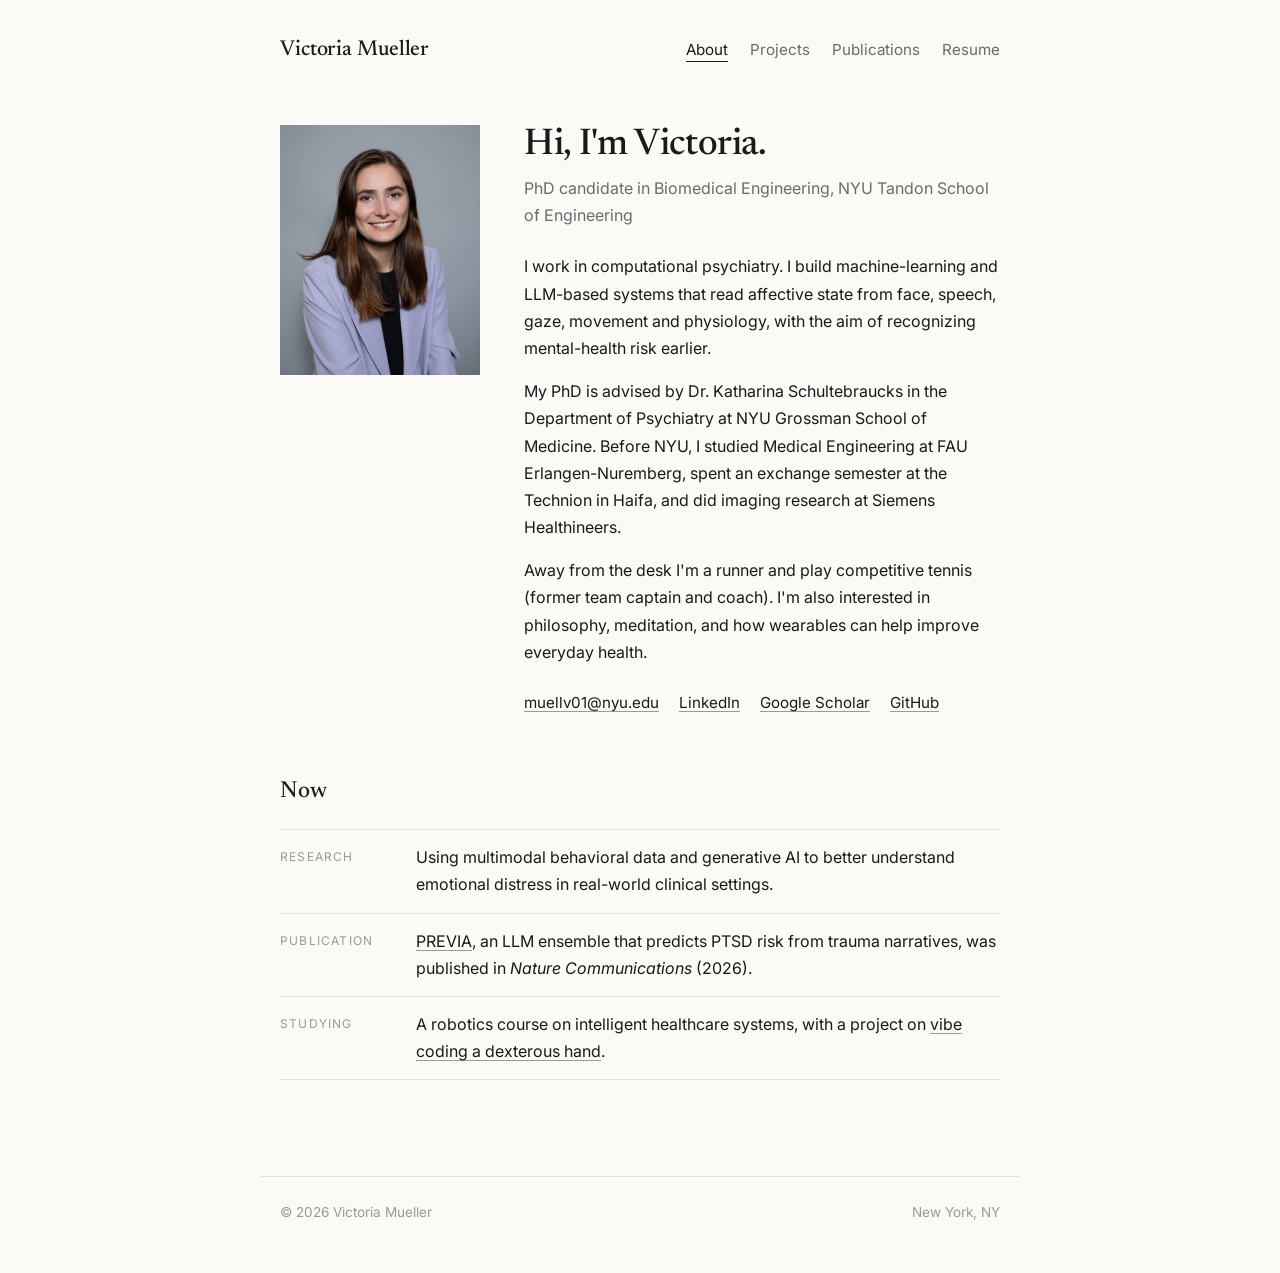
<file: index.html>
<!doctype html>
<html lang="en">
<head>
<meta charset="utf-8">
<meta name="viewport" content="width=device-width, initial-scale=1">
<title>Victoria Mueller</title>
<meta name="description" content="Victoria Mueller — PhD candidate in Biomedical Engineering at NYU Tandon School of Engineering, working on computational psychiatry and machine learning.">
<link rel="preconnect" href="https://fonts.googleapis.com">
<link rel="preconnect" href="https://fonts.gstatic.com" crossorigin>
<link href="https://fonts.googleapis.com/css2?family=Inter:wght@400;500;600&family=Newsreader:opsz,wght@6..72,400;6..72,500&display=swap" rel="stylesheet">
<link rel="stylesheet" href="style.css">
</head>
<body>
  <header class="site-header">
    <div class="wrap">
      <a class="site-name" href="index.html">Victoria Mueller</a>
      <nav class="site-nav">
        <a href="index.html" aria-current="page">About</a>
        <a href="projects.html">Projects</a>
        <a href="publications.html">Publications</a>
        <a href="resume.html">Resume</a>
      </nav>
    </div>
  </header>

  <main class="wrap">
    <div class="about">
      <div class="portrait">
        <span aria-hidden="true">VM</span>
        <!-- Save your photo as images/photo.jpg and it replaces the initials -->
        <img src="images/photo.jpg" alt="Portrait of Victoria Mueller" onerror="this.remove()">
      </div>
      <div>
        <h1>Hi, I'm Victoria.</h1>
        <p class="role">PhD candidate in Biomedical Engineering, NYU Tandon School of Engineering</p>
        <p>I work in computational psychiatry. I build machine-learning and LLM-based systems that read affective state from face, speech, gaze, movement and physiology, with the aim of recognizing mental-health risk earlier.</p>
        <p>My PhD is advised by Dr. Katharina Schultebraucks in the Department of Psychiatry at NYU Grossman School of Medicine. Before NYU, I studied Medical Engineering at FAU Erlangen-Nuremberg, spent an exchange semester at the Technion in Haifa, and did imaging research at Siemens Healthineers.</p>
        <p>Away from the desk I'm a runner and play competitive tennis (former team captain and coach). I'm also interested in philosophy, meditation, and how wearables can help improve everyday health.</p>
        <div class="about-links">
          <a href="mailto:muellv01@nyu.edu">muellv01@nyu.edu</a>
          <a href="https://www.linkedin.com/in/victoria-Mueller-114929235/" target="_blank" rel="noopener">LinkedIn</a>
          <a href="https://scholar.google.com/citations?user=6Rv_WroAAAAJ" target="_blank" rel="noopener">Google Scholar</a>
          <a href="https://github.com/VictoriaMuellerNYU" target="_blank" rel="noopener">GitHub</a>
        </div>
      </div>
    </div>

    <h2>Now</h2>
    <ul class="now">
      <li><span class="label">Research</span><span>Using multimodal behavioral data and generative AI to better understand emotional distress in real-world clinical settings.</span></li>
      <li><span class="label">Publication</span><span><a href="https://www.nature.com/articles/s41467-026-78768-3" target="_blank" rel="noopener">PREVIA</a>, an LLM ensemble that predicts PTSD risk from trauma narratives, was published in <em>Nature Communications</em> (2026).</span></li>
      <li><span class="label">Studying</span><span>A robotics course on intelligent healthcare systems, with a project on <a href="projects.html#coursework">vibe coding a dexterous hand</a>.</span></li>
    </ul>
  </main>

  <footer class="site-footer">
    <div class="wrap">
      <span>© 2026 Victoria Mueller</span>
      <span>New York, NY</span>
    </div>
  </footer>
</body>
</html>
</file>
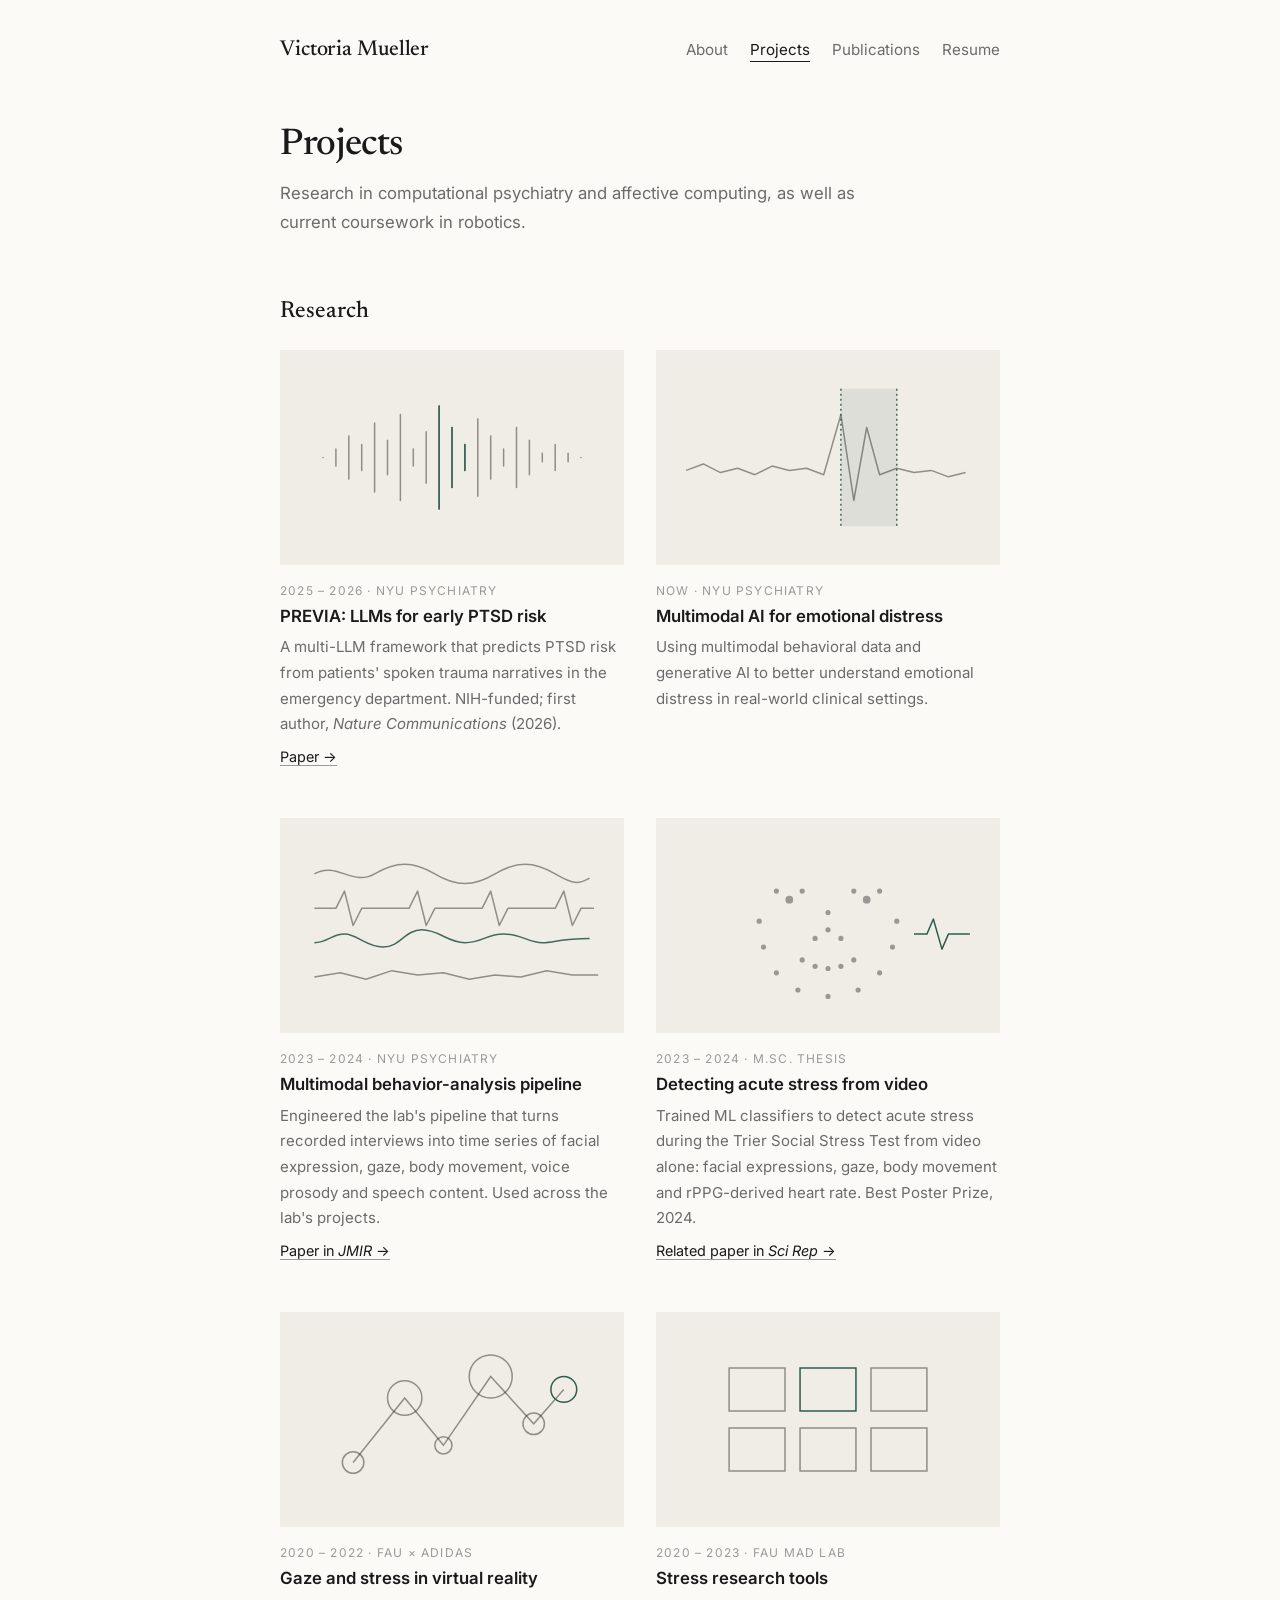
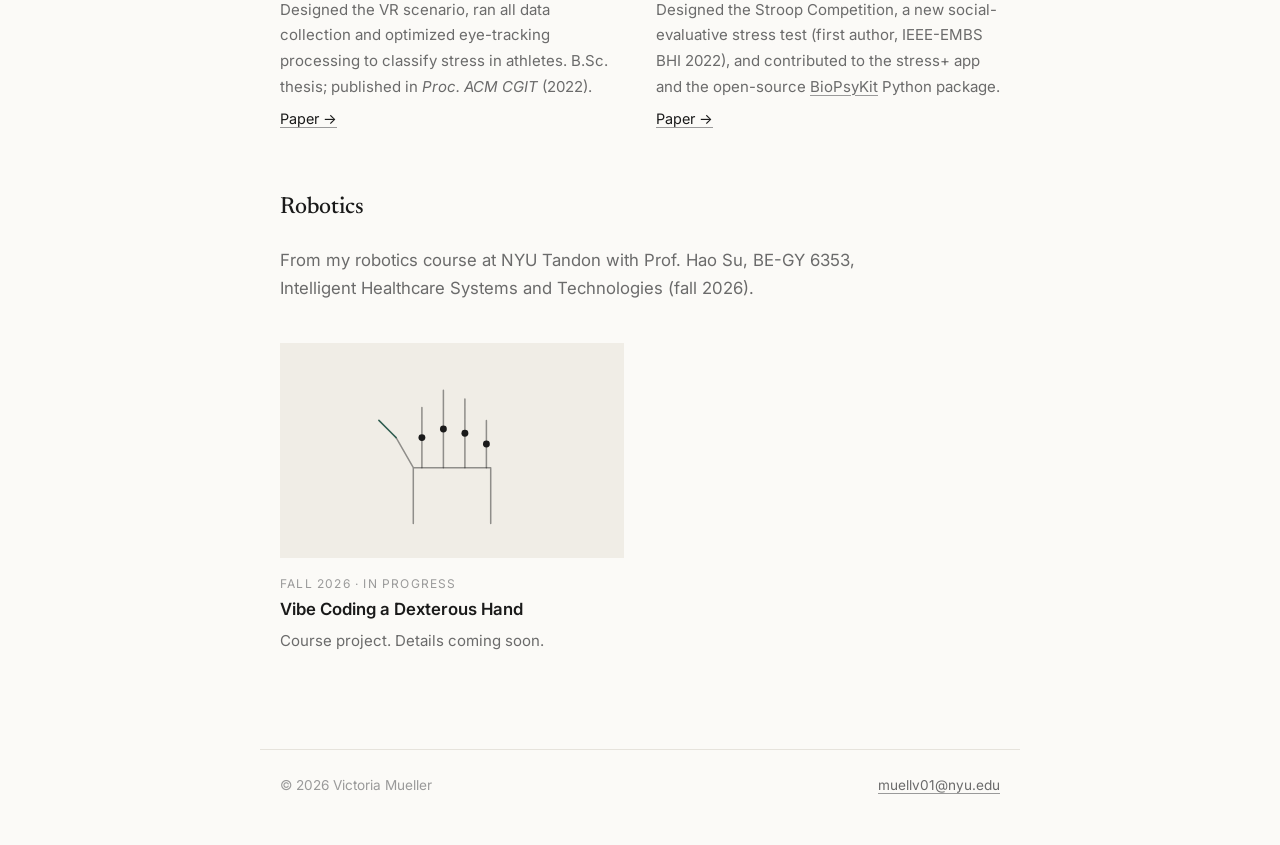
<file: projects.html>
<!doctype html>
<html lang="en">
<head>
<meta charset="utf-8">
<meta name="viewport" content="width=device-width, initial-scale=1">
<title>Projects · Victoria Mueller</title>
<meta name="description" content="Research and course projects by Victoria Mueller.">
<link rel="preconnect" href="https://fonts.googleapis.com">
<link rel="preconnect" href="https://fonts.gstatic.com" crossorigin>
<link href="https://fonts.googleapis.com/css2?family=Inter:wght@400;500;600&family=Newsreader:opsz,wght@6..72,400;6..72,500&display=swap" rel="stylesheet">
<link rel="stylesheet" href="style.css">
</head>
<body>
  <header class="site-header">
    <div class="wrap">
      <a class="site-name" href="index.html">Victoria Mueller</a>
      <nav class="site-nav">
        <a href="index.html">About</a>
        <a href="projects.html" aria-current="page">Projects</a>
        <a href="publications.html">Publications</a>
        <a href="resume.html">Resume</a>
      </nav>
    </div>
  </header>

  <main class="wrap">
    <h1>Projects</h1>
    <p class="intro">Research in computational psychiatry and affective computing, as well as current coursework in robotics.</p>

    <h2 id="research">Research</h2>
    <div class="projects">

      <article class="project">
        <div class="cover" aria-hidden="true">
          <svg viewBox="0 0 160 100" preserveAspectRatio="xMidYMid slice" fill="none" stroke="#1a1a1a" stroke-opacity=".45" stroke-width="1.5" stroke-linecap="round">
            <path d="M20 50v0M26 46v8M32 40v20M38 44v12M44 34v32M50 42v16M56 30v40M62 46v8M68 38v24M74 26v48M80 36v28M86 44v12M92 32v36M98 40v20M104 46v8M110 36v28M116 42v16M122 48v4M128 44v12M134 48v4M140 50v0"/>
            <path d="M74 26v48M80 36v28M86 44v12" stroke="#2f5d50" stroke-opacity="1"/>
          </svg>
        </div>
        <span class="label">2025 – 2026 · NYU Psychiatry</span>
        <h3>PREVIA: LLMs for early PTSD risk</h3>
        <p>A multi-LLM framework that predicts PTSD risk from patients' spoken trauma narratives in the emergency department. NIH-funded; first author, <em>Nature Communications</em> (2026).</p>
        <a class="more" href="https://www.nature.com/articles/s41467-026-78768-3" target="_blank" rel="noopener">Paper →</a>
      </article>

      <article class="project">
        <div class="cover" aria-hidden="true">
          <svg viewBox="0 0 160 100" preserveAspectRatio="xMidYMid slice" fill="none" stroke="#1a1a1a" stroke-opacity=".45" stroke-width="1.5" stroke-linejoin="round">
            <rect x="86" y="18" width="26" height="64" fill="#2f5d50" fill-opacity=".1" stroke="none"/>
            <path d="M14 56l8-3 8 4 8-2 8 3 8-4 8 2 8-1 8 3 8-28 6 40 6-34 6 22 8-3 8 2 8-1 8 3 8-2"/>
            <path d="M86 18v64M112 18v64" stroke="#2f5d50" stroke-opacity=".9" stroke-dasharray="2 3"/>
          </svg>
        </div>
        <span class="label">Now · NYU Psychiatry</span>
        <h3>Multimodal AI for emotional distress</h3>
        <p>Using multimodal behavioral data and generative AI to better understand emotional distress in real-world clinical settings.</p>
      </article>

      <article class="project">
        <div class="cover" aria-hidden="true">
          <svg viewBox="0 0 160 100" preserveAspectRatio="xMidYMid slice" fill="none" stroke="#1a1a1a" stroke-opacity=".45" stroke-width="1.5" stroke-linejoin="round">
            <path d="M16 26c10-6 18 6 28 0s18-6 28 0 18 6 28 0 18-6 28 0 12 4 16 2"/>
            <path d="M16 42l10 0 4-8 4 16 4-8 22 0 4-8 4 16 4-8 22 0 4-8 4 16 4-8 22 0 4-8 4 16 4-8 6 0"/>
            <path d="M16 58c6 0 8-4 14-4s10 6 18 6 10-8 18-8 12 6 20 6 10-4 18-4 12 4 18 4 8-2 22-2" stroke="#2f5d50" stroke-opacity=".9"/>
            <path d="M16 74l12-2 12 3 12-4 12 2 12-1 12 3 12-2 12 1 12-3 12 2 12 0"/>
          </svg>
        </div>
        <span class="label">2023 – 2024 · NYU Psychiatry</span>
        <h3>Multimodal behavior-analysis pipeline</h3>
        <p>Engineered the lab's pipeline that turns recorded interviews into time series of facial expression, gaze, body movement, voice prosody and speech content. Used across the lab's projects.</p>
        <a class="more" href="https://www.jmir.org/2026/1/e87049" target="_blank" rel="noopener">Paper in <em>JMIR</em> →</a>
      </article>

      <article class="project">
        <div class="cover" aria-hidden="true">
          <svg viewBox="0 0 160 100" preserveAspectRatio="xMidYMid slice" fill="#1a1a1a" fill-opacity=".4" stroke="none">
            <circle cx="62" cy="38" r="1.8"/><circle cx="98" cy="38" r="1.8"/>
            <circle cx="56" cy="34" r="1.2"/><circle cx="68" cy="34" r="1.2"/><circle cx="92" cy="34" r="1.2"/><circle cx="104" cy="34" r="1.2"/>
            <circle cx="80" cy="44" r="1.2"/><circle cx="80" cy="52" r="1.2"/><circle cx="74" cy="56" r="1.2"/><circle cx="86" cy="56" r="1.2"/>
            <circle cx="68" cy="66" r="1.2"/><circle cx="74" cy="69" r="1.2"/><circle cx="80" cy="70" r="1.2"/><circle cx="86" cy="69" r="1.2"/><circle cx="92" cy="66" r="1.2"/>
            <circle cx="48" cy="48" r="1.2"/><circle cx="50" cy="60" r="1.2"/><circle cx="56" cy="72" r="1.2"/><circle cx="66" cy="80" r="1.2"/><circle cx="80" cy="83" r="1.2"/><circle cx="94" cy="80" r="1.2"/><circle cx="104" cy="72" r="1.2"/><circle cx="110" cy="60" r="1.2"/><circle cx="112" cy="48" r="1.2"/>
            <path d="M120 54h6l3-7 4 14 3-7h10" fill="none" stroke="#2f5d50" stroke-width="1.5" stroke-linejoin="round"/>
          </svg>
        </div>
        <span class="label">2023 – 2024 · M.Sc. thesis</span>
        <h3>Detecting acute stress from video</h3>
        <p>Trained ML classifiers to detect acute stress during the Trier Social Stress Test from video alone: facial expressions, gaze, body movement and rPPG-derived heart rate. Best Poster Prize, 2024.</p>
        <a class="more" href="https://doi.org/10.1038/s41598-024-59043-1" target="_blank" rel="noopener">Related paper in <em>Sci Rep</em> →</a>
      </article>

      <article class="project">
        <div class="cover" aria-hidden="true">
          <svg viewBox="0 0 160 100" preserveAspectRatio="xMidYMid slice" fill="none" stroke="#1a1a1a" stroke-opacity=".45" stroke-width="1.5">
            <path d="M34 70L58 40 76 62 98 30 118 52 132 36"/>
            <circle cx="34" cy="70" r="5"/><circle cx="58" cy="40" r="8"/><circle cx="76" cy="62" r="4"/><circle cx="98" cy="30" r="10"/><circle cx="118" cy="52" r="5"/>
            <circle cx="132" cy="36" r="6" stroke="#2f5d50" stroke-opacity="1"/>
          </svg>
        </div>
        <span class="label">2020 – 2022 · FAU × adidas</span>
        <h3>Gaze and stress in virtual reality</h3>
        <p>Designed the VR scenario, ran all data collection and optimized eye-tracking processing to classify stress in athletes. B.Sc. thesis; published in <em>Proc. ACM CGIT</em> (2022).</p>
        <a class="more" href="https://doi.org/10.1145/3530796" target="_blank" rel="noopener">Paper →</a>
      </article>

      <article class="project">
        <div class="cover" aria-hidden="true">
          <svg viewBox="0 0 160 100" preserveAspectRatio="xMidYMid slice" fill="none" stroke="#1a1a1a" stroke-opacity=".45" stroke-width="1.5">
            <rect x="34" y="26" width="26" height="20"/><rect x="67" y="26" width="26" height="20" stroke="#2f5d50" stroke-opacity="1"/><rect x="100" y="26" width="26" height="20"/>
            <rect x="34" y="54" width="26" height="20"/><rect x="67" y="54" width="26" height="20"/><rect x="100" y="54" width="26" height="20"/>
          </svg>
        </div>
        <span class="label">2020 – 2023 · FAU MaD Lab</span>
        <h3>Stress research tools</h3>
        <p>Designed the Stroop Competition, a new social-evaluative stress test (first author, IEEE-EMBS BHI 2022), and contributed to the stress+ app and the open-source <a href="https://github.com/mad-lab-fau/BioPsyKit" target="_blank" rel="noopener">BioPsyKit</a> Python package.</p>
        <a class="more" href="https://ieeexplore.ieee.org/abstract/document/9926835" target="_blank" rel="noopener">Paper →</a>
      </article>
    </div>

    <h2 id="coursework">Robotics</h2>
    <p class="intro">From my robotics course at NYU Tandon with Prof. Hao Su, BE-GY 6353, Intelligent Healthcare Systems and Technologies (fall 2026).</p>
    <div class="projects">
      <article class="project">
        <div class="cover" aria-hidden="true">
          <svg viewBox="0 0 160 100" preserveAspectRatio="xMidYMid slice" fill="none" stroke="#1a1a1a" stroke-opacity=".45" stroke-width="1.5" stroke-linecap="round" stroke-linejoin="round">
            <path d="M62 84V58l-8-14M62 58h36v26"/>
            <path d="M66 58V30M76 58V22M86 58V26M96 58V36"/>
            <circle cx="66" cy="44" r="1.6" fill="#1a1a1a" stroke="none"/><circle cx="76" cy="40" r="1.6" fill="#1a1a1a" stroke="none"/><circle cx="86" cy="42" r="1.6" fill="#1a1a1a" stroke="none"/><circle cx="96" cy="47" r="1.6" fill="#1a1a1a" stroke="none"/>
            <path d="M54 44l-8-8" stroke="#2f5d50" stroke-opacity="1"/>
          </svg>
        </div>
        <span class="label">Fall 2026 · In progress</span>
        <h3>Vibe Coding a Dexterous Hand</h3>
        <p>Course project. Details coming soon.</p>
      </article>
    </div>
  </main>

  <footer class="site-footer">
    <div class="wrap">
      <span>© 2026 Victoria Mueller</span>
      <a href="mailto:muellv01@nyu.edu">muellv01@nyu.edu</a>
    </div>
  </footer>
</body>
</html>
</file>
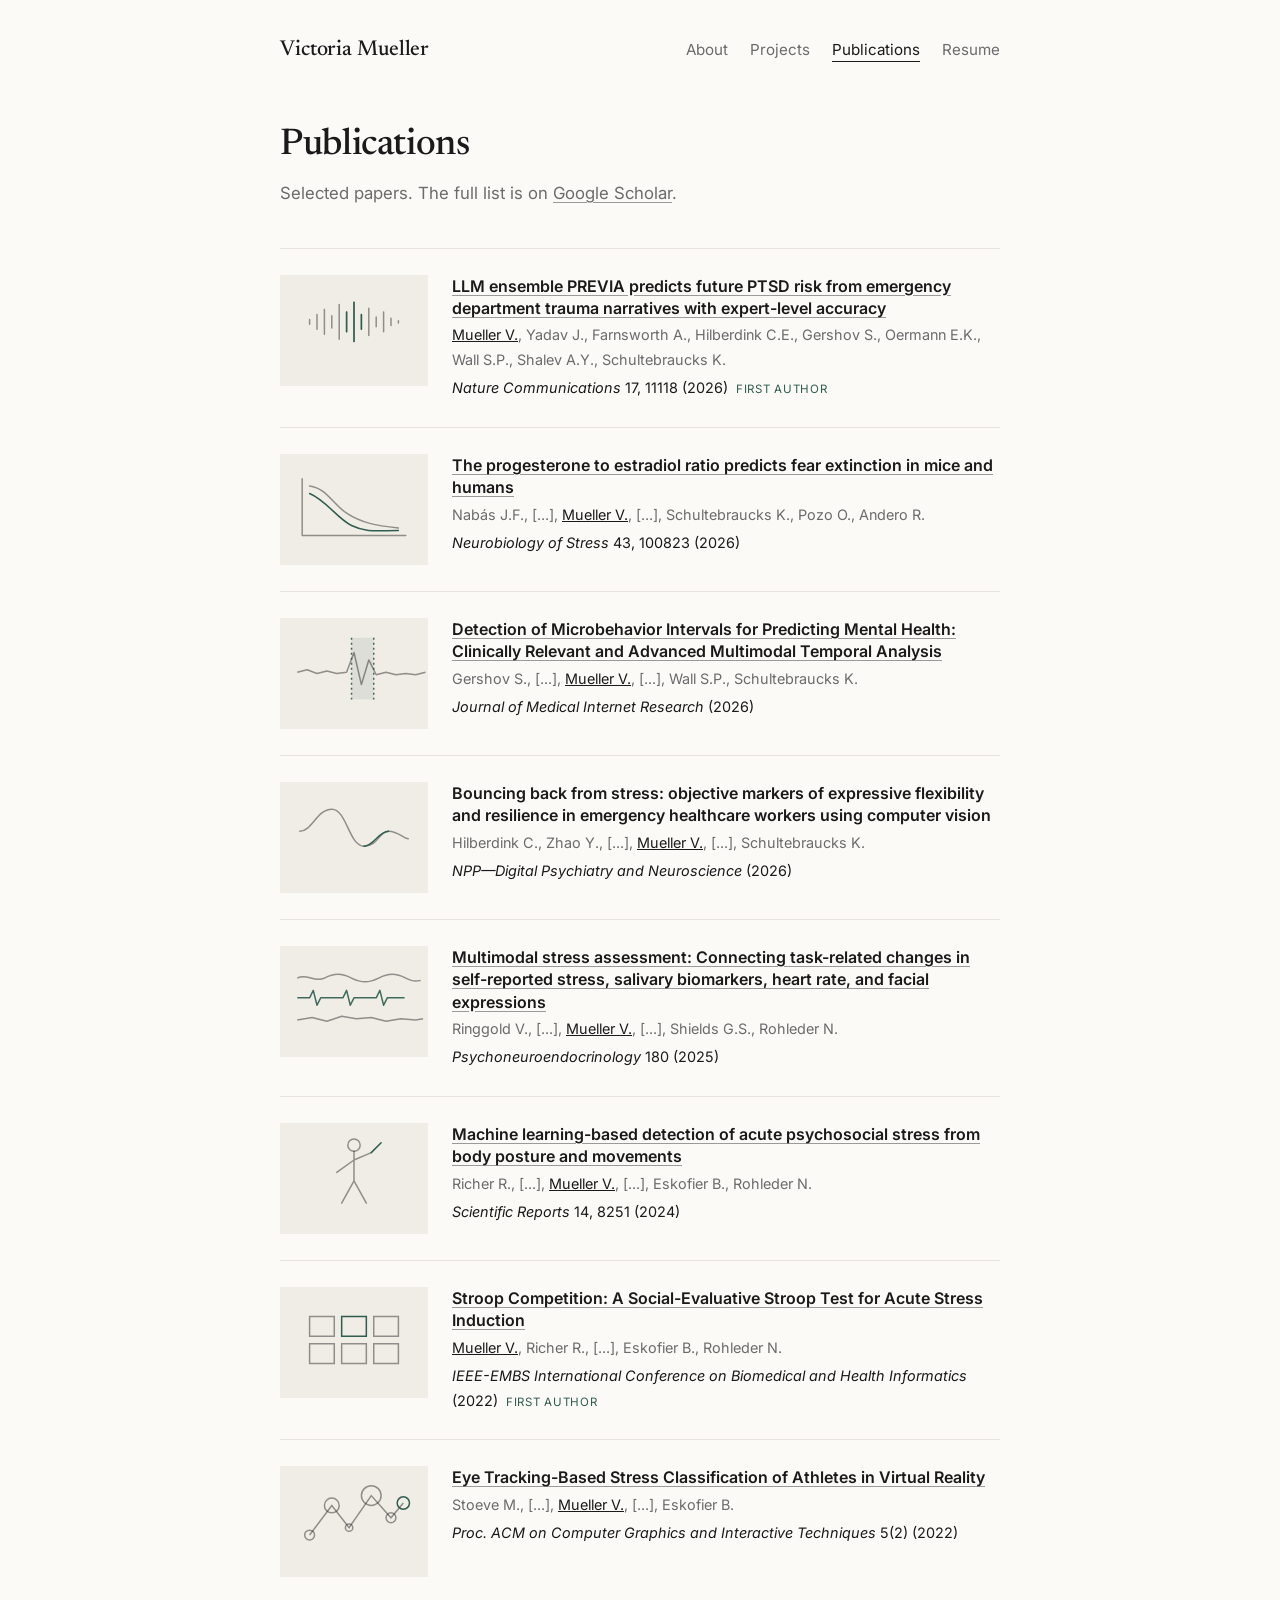
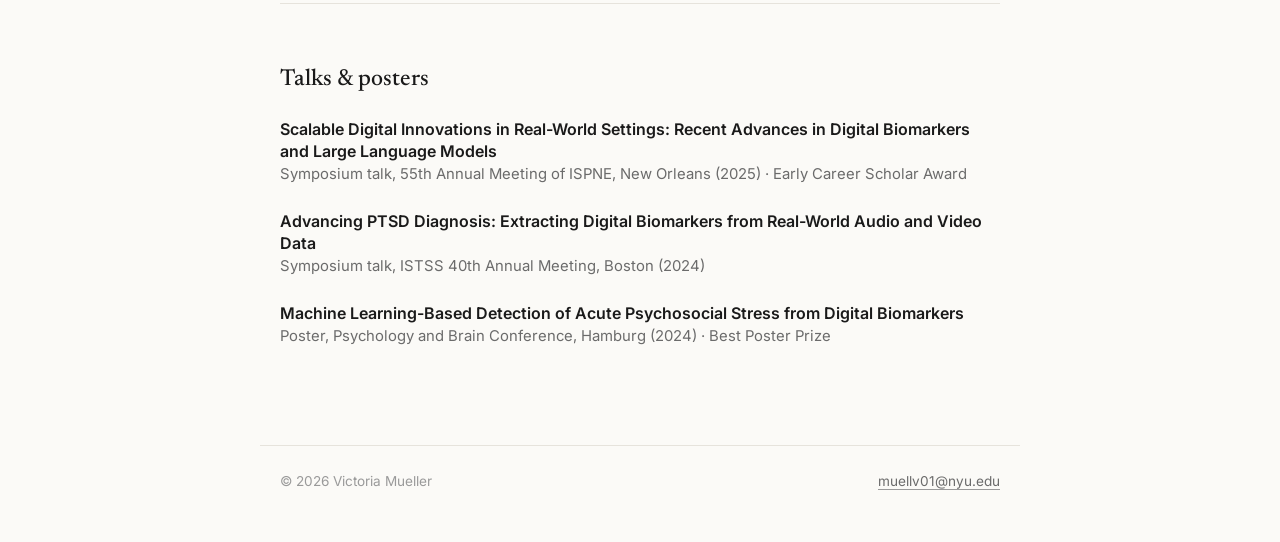
<file: publications.html>
<!doctype html>
<html lang="en">
<head>
<meta charset="utf-8">
<meta name="viewport" content="width=device-width, initial-scale=1">
<title>Publications · Victoria Mueller</title>
<meta name="description" content="Publications and talks by Victoria Mueller.">
<link rel="preconnect" href="https://fonts.googleapis.com">
<link rel="preconnect" href="https://fonts.gstatic.com" crossorigin>
<link href="https://fonts.googleapis.com/css2?family=Inter:wght@400;500;600&family=Newsreader:opsz,wght@6..72,400;6..72,500&display=swap" rel="stylesheet">
<link rel="stylesheet" href="style.css">
</head>
<body>
  <header class="site-header">
    <div class="wrap">
      <a class="site-name" href="index.html">Victoria Mueller</a>
      <nav class="site-nav">
        <a href="index.html">About</a>
        <a href="projects.html">Projects</a>
        <a href="publications.html" aria-current="page">Publications</a>
        <a href="resume.html">Resume</a>
      </nav>
    </div>
  </header>

  <main class="wrap">
    <h1>Publications</h1>
    <p class="intro">Selected papers. The full list is on <a href="https://scholar.google.com/citations?user=6Rv_WroAAAAJ" target="_blank" rel="noopener">Google Scholar</a>.</p>

    <ul class="pubs">
      <li class="pub">
        <div class="cover" aria-hidden="true">
          <svg viewBox="0 0 120 90" preserveAspectRatio="xMidYMid slice" fill="none" stroke="#1a1a1a" stroke-opacity=".45" stroke-width="1.5" stroke-linecap="round">
            <path d="M24 36v4M30 32v12M36 28v20M42 33v10M48 24v28M54 30v16M60 22v32M66 32v12M72 27v22M78 34v8M84 30v16M90 35v6M96 37v2" />
            <path d="M54 30v16M60 22v32M66 32v12" stroke="#2f5d50" stroke-opacity="1"/>
          </svg>
          <span class="venue">Nat Commun · 2026</span>
        </div>
        <div>
          <h3><a href="https://www.nature.com/articles/s41467-026-78768-3" target="_blank" rel="noopener">LLM ensemble PREVIA predicts future PTSD risk from emergency department trauma narratives with expert-level accuracy</a></h3>
          <p class="authors"><u>Mueller V.</u>, Yadav J., Farnsworth A., Hilberdink C.E., Gershov S., Oermann E.K., Wall S.P., Shalev A.Y., Schultebraucks K.</p>
          <p class="where"><em>Nature Communications</em> 17, 11118 (2026)<span class="badge">First author</span></p>
        </div>
      </li>

      <li class="pub">
        <div class="cover" aria-hidden="true">
          <svg viewBox="0 0 120 90" preserveAspectRatio="xMidYMid slice" fill="none" stroke="#1a1a1a" stroke-opacity=".45" stroke-width="1.5" stroke-linecap="round">
            <path d="M18 66h84M18 66V20"/>
            <path d="M24 26c14 2 18 14 30 22s24 10 42 12"/>
            <path d="M24 32c14 6 22 20 34 26s22 4 38 4" stroke="#2f5d50" stroke-opacity="1"/>
          </svg>
          <span class="venue">Neurobiol Stress · 2026</span>
        </div>
        <div>
          <h3><a href="https://doi.org/10.1016/j.ynstr.2026.100823" target="_blank" rel="noopener">The progesterone to estradiol ratio predicts fear extinction in mice and humans</a></h3>
          <p class="authors">Nabás J.F., [...], <u>Mueller V.</u>, [...], Schultebraucks K., Pozo O., Andero R.</p>
          <p class="where"><em>Neurobiology of Stress</em> 43, 100823 (2026)</p>
        </div>
      </li>

      <li class="pub">
        <div class="cover" aria-hidden="true">
          <svg viewBox="0 0 120 90" preserveAspectRatio="xMidYMid slice" fill="none" stroke="#1a1a1a" stroke-opacity=".45" stroke-width="1.5" stroke-linejoin="round">
            <rect x="58" y="16" width="18" height="50" fill="#2f5d50" fill-opacity=".1" stroke="none"/>
            <path d="M14 44l8-2 8 3 8-2 8 2 8-1 6-16 6 26 6-20 6 12 8-2 8 2 8-1 8 1 8-2"/>
            <path d="M58 16v50M76 16v50" stroke="#2f5d50" stroke-opacity=".9" stroke-dasharray="2 3"/>
          </svg>
          <span class="venue">J Med Internet Res · 2026</span>
        </div>
        <div>
          <h3><a href="https://www.jmir.org/2026/1/e87049" target="_blank" rel="noopener">Detection of Microbehavior Intervals for Predicting Mental Health: Clinically Relevant and Advanced Multimodal Temporal Analysis</a></h3>
          <p class="authors">Gershov S., [...], <u>Mueller V.</u>, [...], Wall S.P., Schultebraucks K.</p>
          <p class="where"><em>Journal of Medical Internet Research</em> (2026)</p>
        </div>
      </li>

      <li class="pub">
        <div class="cover" aria-hidden="true">
          <svg viewBox="0 0 120 90" preserveAspectRatio="xMidYMid slice" fill="none" stroke="#1a1a1a" stroke-opacity=".45" stroke-width="1.5" stroke-linecap="round">
            <path d="M16 40c10 0 14-18 26-18s14 30 26 30 12-12 20-12 12 6 16 6"/>
            <path d="M68 52c8 0 12-12 20-12" stroke="#2f5d50" stroke-opacity="1"/>
          </svg>
          <span class="venue">NPP Digit Psychiatry Neurosci · 2026</span>
        </div>
        <div>
          <h3>Bouncing back from stress: objective markers of expressive flexibility and resilience in emergency healthcare workers using computer vision</h3>
          <p class="authors">Hilberdink C., Zhao Y., [...], <u>Mueller V.</u>, [...], Schultebraucks K.</p>
          <p class="where"><em>NPP—Digital Psychiatry and Neuroscience</em> (2026)</p>
        </div>
      </li>

      <li class="pub">
        <div class="cover" aria-hidden="true">
          <svg viewBox="0 0 120 90" preserveAspectRatio="xMidYMid slice" fill="none" stroke="#1a1a1a" stroke-opacity=".45" stroke-width="1.5" stroke-linejoin="round">
            <path d="M14 26c8-4 14 4 22 0s14-4 22 0 14 4 22 0 14-4 22 0 8 2 12 2"/>
            <path d="M14 42h10l3-6 3 12 3-6h18l3-6 3 12 3-6h18l3-6 3 12 3-6h14" stroke="#2f5d50" stroke-opacity=".9"/>
            <path d="M14 60l12-2 12 3 12-4 12 2 12-1 12 3 12-2 12 1 6-1"/>
          </svg>
          <span class="venue">Psychoneuroendocrinology · 2025</span>
        </div>
        <div>
          <h3><a href="https://doi.org/10.1016/j.psyneuen.2025.107560" target="_blank" rel="noopener">Multimodal stress assessment: Connecting task-related changes in self-reported stress, salivary biomarkers, heart rate, and facial expressions</a></h3>
          <p class="authors">Ringgold V., [...], <u>Mueller V.</u>, [...], Shields G.S., Rohleder N.</p>
          <p class="where"><em>Psychoneuroendocrinology</em> 180 (2025)</p>
        </div>
      </li>

      <li class="pub">
        <div class="cover" aria-hidden="true">
          <svg viewBox="0 0 120 90" preserveAspectRatio="xMidYMid slice" fill="none" stroke="#1a1a1a" stroke-opacity=".45" stroke-width="1.5" stroke-linecap="round" stroke-linejoin="round">
            <circle cx="60" cy="18" r="5"/>
            <path d="M60 23v24M60 30l-14 10M60 30l14 -6M60 47l-10 18M60 47l10 18"/>
            <path d="M74 24l8-8" stroke="#2f5d50" stroke-opacity="1"/>
          </svg>
          <span class="venue">Sci Rep · 2024</span>
        </div>
        <div>
          <h3><a href="https://doi.org/10.1038/s41598-024-59043-1" target="_blank" rel="noopener">Machine learning-based detection of acute psychosocial stress from body posture and movements</a></h3>
          <p class="authors">Richer R., [...], <u>Mueller V.</u>, [...], Eskofier B., Rohleder N.</p>
          <p class="where"><em>Scientific Reports</em> 14, 8251 (2024)</p>
        </div>
      </li>

      <li class="pub">
        <div class="cover" aria-hidden="true">
          <svg viewBox="0 0 120 90" preserveAspectRatio="xMidYMid slice" fill="none" stroke="#1a1a1a" stroke-opacity=".45" stroke-width="1.5">
            <rect x="24" y="24" width="20" height="16"/><rect x="50" y="24" width="20" height="16" stroke="#2f5d50" stroke-opacity="1"/><rect x="76" y="24" width="20" height="16"/>
            <rect x="24" y="46" width="20" height="16"/><rect x="50" y="46" width="20" height="16"/><rect x="76" y="46" width="20" height="16"/>
          </svg>
          <span class="venue">IEEE-EMBS BHI · 2022</span>
        </div>
        <div>
          <h3><a href="https://ieeexplore.ieee.org/abstract/document/9926835" target="_blank" rel="noopener">Stroop Competition: A Social-Evaluative Stroop Test for Acute Stress Induction</a></h3>
          <p class="authors"><u>Mueller V.</u>, Richer R., [...], Eskofier B., Rohleder N.</p>
          <p class="where"><em>IEEE-EMBS International Conference on Biomedical and Health Informatics</em> (2022)<span class="badge">First author</span></p>
        </div>
      </li>

      <li class="pub">
        <div class="cover" aria-hidden="true">
          <svg viewBox="0 0 120 90" preserveAspectRatio="xMidYMid slice" fill="none" stroke="#1a1a1a" stroke-opacity=".45" stroke-width="1.5">
            <path d="M24 56L42 32 56 50 74 24 90 42 100 30"/>
            <circle cx="24" cy="56" r="4"/><circle cx="42" cy="32" r="6"/><circle cx="56" cy="50" r="3"/><circle cx="74" cy="24" r="8"/><circle cx="90" cy="42" r="4"/>
            <circle cx="100" cy="30" r="5" stroke="#2f5d50" stroke-opacity="1"/>
          </svg>
          <span class="venue">Proc ACM CGIT · 2022</span>
        </div>
        <div>
          <h3><a href="https://doi.org/10.1145/3530796" target="_blank" rel="noopener">Eye Tracking-Based Stress Classification of Athletes in Virtual Reality</a></h3>
          <p class="authors">Stoeve M., [...], <u>Mueller V.</u>, [...], Eskofier B.</p>
          <p class="where"><em>Proc. ACM on Computer Graphics and Interactive Techniques</em> 5(2) (2022)</p>
        </div>
      </li>
    </ul>

    <h2>Talks &amp; posters</h2>
    <div class="cv-item">
      <div class="cv-head"><h3>Scalable Digital Innovations in Real-World Settings: Recent Advances in Digital Biomarkers and Large Language Models</h3></div>
      <p class="cv-sub">Symposium talk, 55th Annual Meeting of ISPNE, New Orleans (2025) · Early Career Scholar Award</p>
    </div>
    <div class="cv-item">
      <div class="cv-head"><h3>Advancing PTSD Diagnosis: Extracting Digital Biomarkers from Real-World Audio and Video Data</h3></div>
      <p class="cv-sub">Symposium talk, ISTSS 40th Annual Meeting, Boston (2024)</p>
    </div>
    <div class="cv-item">
      <div class="cv-head"><h3>Machine Learning-Based Detection of Acute Psychosocial Stress from Digital Biomarkers</h3></div>
      <p class="cv-sub">Poster, Psychology and Brain Conference, Hamburg (2024) · Best Poster Prize</p>
    </div>
  </main>

  <footer class="site-footer">
    <div class="wrap">
      <span>© 2026 Victoria Mueller</span>
      <a href="mailto:muellv01@nyu.edu">muellv01@nyu.edu</a>
    </div>
  </footer>
</body>
</html>
</file>
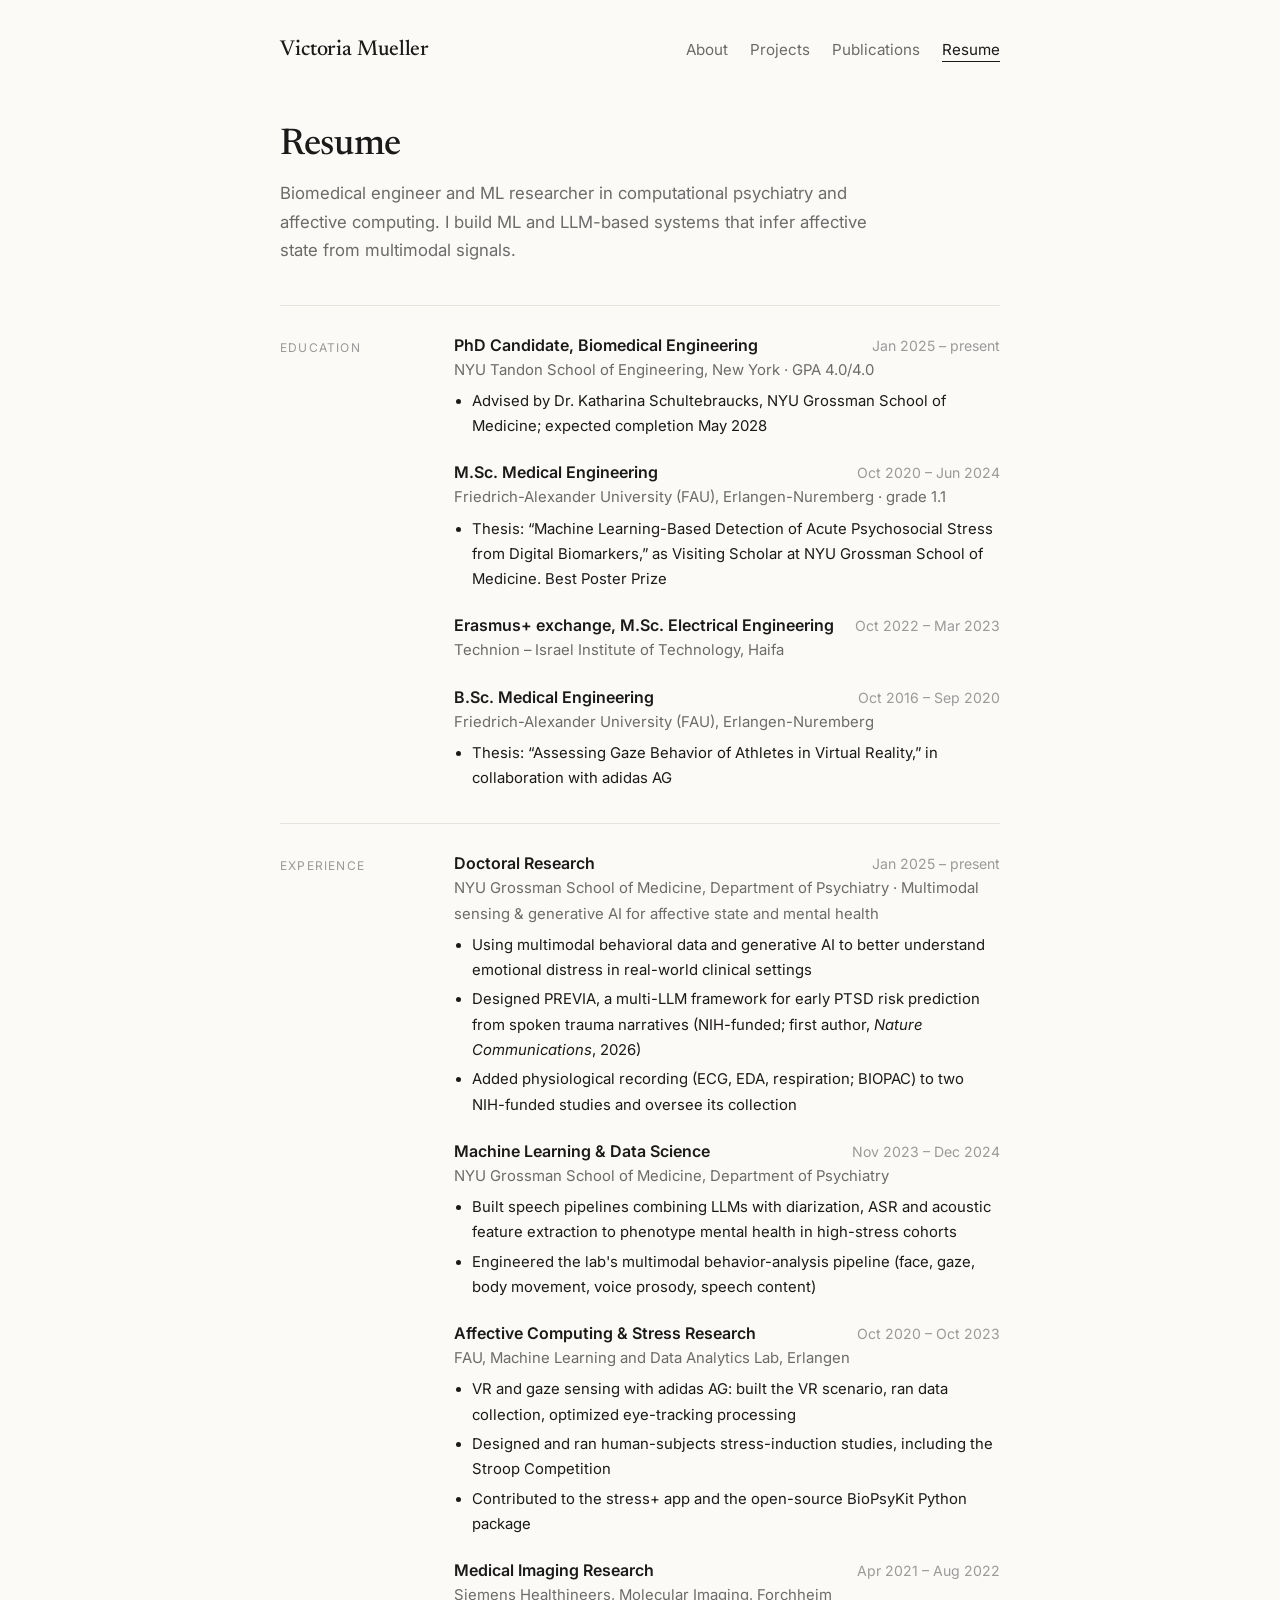
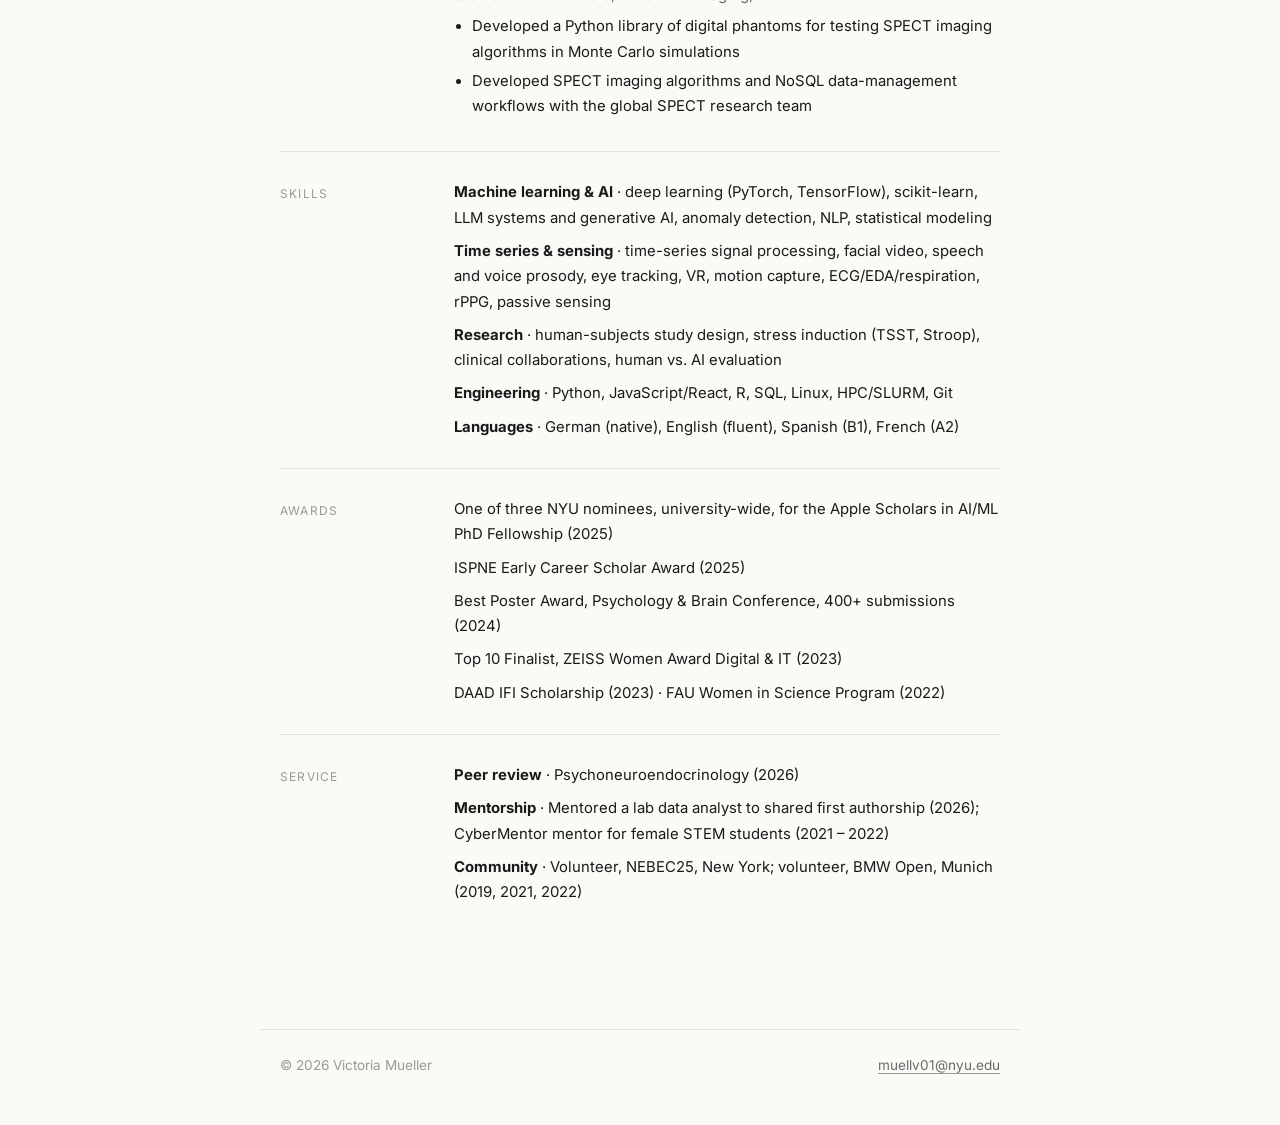
<file: resume.html>
<!doctype html>
<html lang="en">
<head>
<meta charset="utf-8">
<meta name="viewport" content="width=device-width, initial-scale=1">
<title>Resume · Victoria Mueller</title>
<meta name="description" content="Resume of Victoria Mueller: education, research experience, skills and awards.">
<link rel="preconnect" href="https://fonts.googleapis.com">
<link rel="preconnect" href="https://fonts.gstatic.com" crossorigin>
<link href="https://fonts.googleapis.com/css2?family=Inter:wght@400;500;600&family=Newsreader:opsz,wght@6..72,400;6..72,500&display=swap" rel="stylesheet">
<link rel="stylesheet" href="style.css">
</head>
<body>
  <header class="site-header">
    <div class="wrap">
      <a class="site-name" href="index.html">Victoria Mueller</a>
      <nav class="site-nav">
        <a href="index.html">About</a>
        <a href="projects.html">Projects</a>
        <a href="publications.html">Publications</a>
        <a href="resume.html" aria-current="page">Resume</a>
      </nav>
    </div>
  </header>

  <main class="wrap">
    <h1>Resume</h1>
    <p class="intro">Biomedical engineer and ML researcher in computational psychiatry and affective computing. I build ML and LLM-based systems that infer affective state from multimodal signals.</p>

    <section class="cv-section">
      <span class="label">Education</span>
      <div>
        <div class="cv-item">
          <div class="cv-head"><h3>PhD Candidate, Biomedical Engineering</h3><span class="when">Jan 2025 – present</span></div>
          <p class="cv-sub">NYU Tandon School of Engineering, New York · GPA 4.0/4.0</p>
          <ul><li>Advised by Dr. Katharina Schultebraucks, NYU Grossman School of Medicine; expected completion May 2028</li></ul>
        </div>
        <div class="cv-item">
          <div class="cv-head"><h3>M.Sc. Medical Engineering</h3><span class="when">Oct 2020 – Jun 2024</span></div>
          <p class="cv-sub">Friedrich-Alexander University (FAU), Erlangen-Nuremberg · grade 1.1</p>
          <ul><li>Thesis: “Machine Learning-Based Detection of Acute Psychosocial Stress from Digital Biomarkers,” as Visiting Scholar at NYU Grossman School of Medicine. Best Poster Prize</li></ul>
        </div>
        <div class="cv-item">
          <div class="cv-head"><h3>Erasmus+ exchange, M.Sc. Electrical Engineering</h3><span class="when">Oct 2022 – Mar 2023</span></div>
          <p class="cv-sub">Technion – Israel Institute of Technology, Haifa</p>
        </div>
        <div class="cv-item">
          <div class="cv-head"><h3>B.Sc. Medical Engineering</h3><span class="when">Oct 2016 – Sep 2020</span></div>
          <p class="cv-sub">Friedrich-Alexander University (FAU), Erlangen-Nuremberg</p>
          <ul><li>Thesis: “Assessing Gaze Behavior of Athletes in Virtual Reality,” in collaboration with adidas AG</li></ul>
        </div>
      </div>
    </section>

    <section class="cv-section">
      <span class="label">Experience</span>
      <div>
        <div class="cv-item">
          <div class="cv-head"><h3>Doctoral Research</h3><span class="when">Jan 2025 – present</span></div>
          <p class="cv-sub">NYU Grossman School of Medicine, Department of Psychiatry · Multimodal sensing &amp; generative AI for affective state and mental health</p>
          <ul>
            <li>Using multimodal behavioral data and generative AI to better understand emotional distress in real-world clinical settings</li>
            <li>Designed PREVIA, a multi-LLM framework for early PTSD risk prediction from spoken trauma narratives (NIH-funded; first author, <em>Nature Communications</em>, 2026)</li>
            <li>Added physiological recording (ECG, EDA, respiration; BIOPAC) to two NIH-funded studies and oversee its collection</li>
          </ul>
        </div>
        <div class="cv-item">
          <div class="cv-head"><h3>Machine Learning &amp; Data Science</h3><span class="when">Nov 2023 – Dec 2024</span></div>
          <p class="cv-sub">NYU Grossman School of Medicine, Department of Psychiatry</p>
          <ul>
            <li>Built speech pipelines combining LLMs with diarization, ASR and acoustic feature extraction to phenotype mental health in high-stress cohorts</li>
            <li>Engineered the lab's multimodal behavior-analysis pipeline (face, gaze, body movement, voice prosody, speech content)</li>
          </ul>
        </div>
        <div class="cv-item">
          <div class="cv-head"><h3>Affective Computing &amp; Stress Research</h3><span class="when">Oct 2020 – Oct 2023</span></div>
          <p class="cv-sub">FAU, Machine Learning and Data Analytics Lab, Erlangen</p>
          <ul>
            <li>VR and gaze sensing with adidas AG: built the VR scenario, ran data collection, optimized eye-tracking processing</li>
            <li>Designed and ran human-subjects stress-induction studies, including the Stroop Competition</li>
            <li>Contributed to the stress+ app and the open-source BioPsyKit Python package</li>
          </ul>
        </div>
        <div class="cv-item">
          <div class="cv-head"><h3>Medical Imaging Research</h3><span class="when">Apr 2021 – Aug 2022</span></div>
          <p class="cv-sub">Siemens Healthineers, Molecular Imaging, Forchheim</p>
          <ul>
            <li>Developed a Python library of digital phantoms for testing SPECT imaging algorithms in Monte Carlo simulations</li>
            <li>Developed SPECT imaging algorithms and NoSQL data-management workflows with the global SPECT research team</li>
          </ul>
        </div>
      </div>
    </section>

    <section class="cv-section">
      <span class="label">Skills</span>
      <div>
        <p class="cv-plain"><b>Machine learning &amp; AI</b> · deep learning (PyTorch, TensorFlow), scikit-learn, LLM systems and generative AI, anomaly detection, NLP, statistical modeling</p>
        <p class="cv-plain"><b>Time series &amp; sensing</b> · time-series signal processing, facial video, speech and voice prosody, eye tracking, VR, motion capture, ECG/EDA/respiration, rPPG, passive sensing</p>
        <p class="cv-plain"><b>Research</b> · human-subjects study design, stress induction (TSST, Stroop), clinical collaborations, human vs. AI evaluation</p>
        <p class="cv-plain"><b>Engineering</b> · Python, JavaScript/React, R, SQL, Linux, HPC/SLURM, Git</p>
        <p class="cv-plain"><b>Languages</b> · German (native), English (fluent), Spanish (B1), French (A2)</p>
      </div>
    </section>

    <section class="cv-section">
      <span class="label">Awards</span>
      <div>
        <p class="cv-plain">One of three NYU nominees, university-wide, for the Apple Scholars in AI/ML PhD Fellowship (2025)</p>
        <p class="cv-plain">ISPNE Early Career Scholar Award (2025)</p>
        <p class="cv-plain">Best Poster Award, Psychology &amp; Brain Conference, 400+ submissions (2024)</p>
        <p class="cv-plain">Top 10 Finalist, ZEISS Women Award Digital &amp; IT (2023)</p>
        <p class="cv-plain">DAAD IFI Scholarship (2023) · FAU Women in Science Program (2022)</p>
      </div>
    </section>

    <section class="cv-section">
      <span class="label">Service</span>
      <div>
        <p class="cv-plain"><b>Peer review</b> · Psychoneuroendocrinology (2026)</p>
        <p class="cv-plain"><b>Mentorship</b> · Mentored a lab data analyst to shared first authorship (2026); CyberMentor mentor for female STEM students (2021 – 2022)</p>
        <p class="cv-plain"><b>Community</b> · Volunteer, NEBEC25, New York; volunteer, BMW Open, Munich (2019, 2021, 2022)</p>
      </div>
    </section>
  </main>

  <footer class="site-footer">
    <div class="wrap">
      <span>© 2026 Victoria Mueller</span>
      <a href="mailto:muellv01@nyu.edu">muellv01@nyu.edu</a>
    </div>
  </footer>
</body>
</html>
</file>
<file: style.css>
/* Plain, quiet design: off-white paper, near-black ink, one muted accent. */
:root {
  --paper: #fbfaf7;
  --ink: #1a1a1a;
  --muted: #6b6b6b;
  --faint: #9a9a9a;
  --line: #e6e3dc;
  --tile: #f0ede6;
  --accent: #2f5d50;
  --sans: "Inter", -apple-system, BlinkMacSystemFont, "Segoe UI", Helvetica, Arial, sans-serif;
  --serif: "Newsreader", Georgia, "Times New Roman", serif;
}
* { box-sizing: border-box; }
html { -webkit-text-size-adjust: 100%; }
body {
  margin: 0;
  background: var(--paper);
  color: var(--ink);
  font: 16px/1.7 var(--sans);
  -webkit-font-smoothing: antialiased;
}
a { color: inherit; text-decoration-color: var(--faint); text-underline-offset: 3px; }
a:hover { color: var(--accent); text-decoration-color: var(--accent); }
img { display: block; max-width: 100%; }
.wrap { max-width: 760px; margin: 0 auto; padding: 0 20px; }

/* Header */
.site-header .wrap {
  display: flex; flex-wrap: wrap; align-items: baseline; justify-content: space-between;
  gap: 8px 24px; padding-top: 32px; padding-bottom: 32px;
}
.site-name { font-family: var(--serif); font-size: 1.35rem; font-weight: 500; text-decoration: none; letter-spacing: -.005em; }
.site-name:hover { color: var(--ink); }
.site-nav { display: flex; flex-wrap: wrap; gap: 4px 22px; font-size: .95rem; }
.site-nav a { text-decoration: none; color: var(--muted); }
.site-nav a:hover { color: var(--ink); }
.site-nav a[aria-current="page"] { color: var(--ink); text-decoration: underline; text-decoration-color: var(--ink); text-underline-offset: 6px; }

/* Type */
h1 { font-family: var(--serif); font-weight: 500; font-size: 2.3rem; line-height: 1.15; letter-spacing: -.01em; margin: 24px 0 12px; }
h2 { font-family: var(--serif); font-weight: 500; font-size: 1.45rem; margin: 56px 0 18px; }
h3 { font-size: 1rem; font-weight: 600; margin: 0; line-height: 1.4; }
p { margin: 0 0 16px; }
.intro { color: var(--muted); font-size: 1.05rem; max-width: 36em; margin-bottom: 40px; }
.label { font-size: .75rem; letter-spacing: .1em; text-transform: uppercase; color: var(--faint); }

/* About */
.about { display: grid; grid-template-columns: 200px 1fr; gap: 44px; align-items: start; margin-top: 24px; }
.portrait {
  width: 200px; aspect-ratio: 4 / 5; background: var(--tile); position: relative; overflow: hidden;
  display: flex; align-items: center; justify-content: center;
}
.portrait span { font-family: var(--serif); font-size: 2.6rem; color: var(--faint); }
.portrait img { position: absolute; inset: 0; width: 100%; height: 100%; object-fit: cover; }
.about h1 { margin-top: 0; }
.about .role { color: var(--muted); margin: -4px 0 24px; }
.about-links { display: flex; flex-wrap: wrap; gap: 6px 20px; margin-top: 24px; font-size: .95rem; }
.now { list-style: none; padding: 0; margin: 0; border-top: 1px solid var(--line); }
.now li { display: grid; grid-template-columns: 120px 1fr; gap: 16px; padding: 14px 0; border-bottom: 1px solid var(--line); }
.now .label { padding-top: 3px; }

/* Covers & thumbnails: real images, or a plain drawn placeholder */
.cover { aspect-ratio: 16 / 10; background: var(--tile); overflow: hidden; position: relative; }
.cover img { width: 100%; height: 100%; object-fit: cover; object-position: top left; }
.cover svg { position: absolute; inset: 0; width: 100%; height: 100%; }
.cover svg * { vector-effect: non-scaling-stroke; }

/* Projects */
.filter { margin: -16px 0 32px; font-size: .9rem; color: var(--muted); }
.projects { display: grid; grid-template-columns: 1fr 1fr; gap: 48px 32px; }
.project .cover { margin-bottom: 16px; }
.project .label { display: block; margin-bottom: 4px; }
.project h3 { font-size: 1.05rem; margin-bottom: 6px; }
.project p { color: var(--muted); font-size: .94rem; margin: 0; }
.project .more { display: inline-block; margin-top: 8px; font-size: .9rem; }

/* Publications */
.pubs { list-style: none; margin: 0; padding: 0; }
.pub { display: grid; grid-template-columns: 148px 1fr; gap: 24px; padding: 26px 0; border-top: 1px solid var(--line); }
.pub:last-child { border-bottom: 1px solid var(--line); }
.pub .cover { aspect-ratio: 4 / 3; }
.pub .cover .venue { display: none; }
.pub h3 { font-weight: 600; margin-bottom: 4px; }
.pub .authors { color: var(--muted); font-size: .9rem; margin: 0 0 4px; }
.pub .authors u { text-decoration-color: var(--ink); color: var(--ink); }
.pub .where { font-size: .9rem; margin: 0; }
.pub .where em { font-style: italic; }
.badge { display: inline-block; font-size: .72rem; letter-spacing: .06em; text-transform: uppercase; color: var(--accent); margin-left: 8px; }

/* Resume */
.cv-section { display: grid; grid-template-columns: 150px 1fr; gap: 24px; padding: 28px 0; border-top: 1px solid var(--line); }
.cv-section > .label { padding-top: 4px; }
.cv-item { margin-bottom: 22px; }
.cv-item:last-child { margin-bottom: 0; }
.cv-head { display: flex; flex-wrap: wrap; justify-content: space-between; gap: 0 16px; }
.cv-head .when { color: var(--faint); font-size: .88rem; white-space: nowrap; }
.cv-sub { color: var(--muted); font-size: .93rem; margin: 0 0 6px; }
.cv-item ul { margin: 6px 0 0; padding-left: 18px; font-size: .93rem; }
.cv-item li { margin-bottom: 4px; }
.cv-plain { margin: 0; font-size: .93rem; }
.cv-plain + .cv-plain { margin-top: 8px; }

/* Footer */
.site-footer { margin-top: 96px; }
.site-footer .wrap { padding-top: 24px; padding-bottom: 48px; border-top: 1px solid var(--line); color: var(--faint); font-size: .85rem; display: flex; flex-wrap: wrap; justify-content: space-between; gap: 8px; }
.site-footer a { color: var(--muted); }

@media (max-width: 640px) {
  .site-header .wrap { padding-top: 24px; padding-bottom: 20px; }
  h1 { font-size: 1.9rem; }
  .about { grid-template-columns: 1fr; gap: 24px; }
  .portrait { width: 140px; }
  .now li { grid-template-columns: 1fr; gap: 2px; }
  .projects { grid-template-columns: 1fr; gap: 40px; }
  .pub { grid-template-columns: 96px 1fr; gap: 16px; }
  .pub .cover .venue { display: none; }
  .cv-section { grid-template-columns: 1fr; gap: 12px; }
}
</file>
